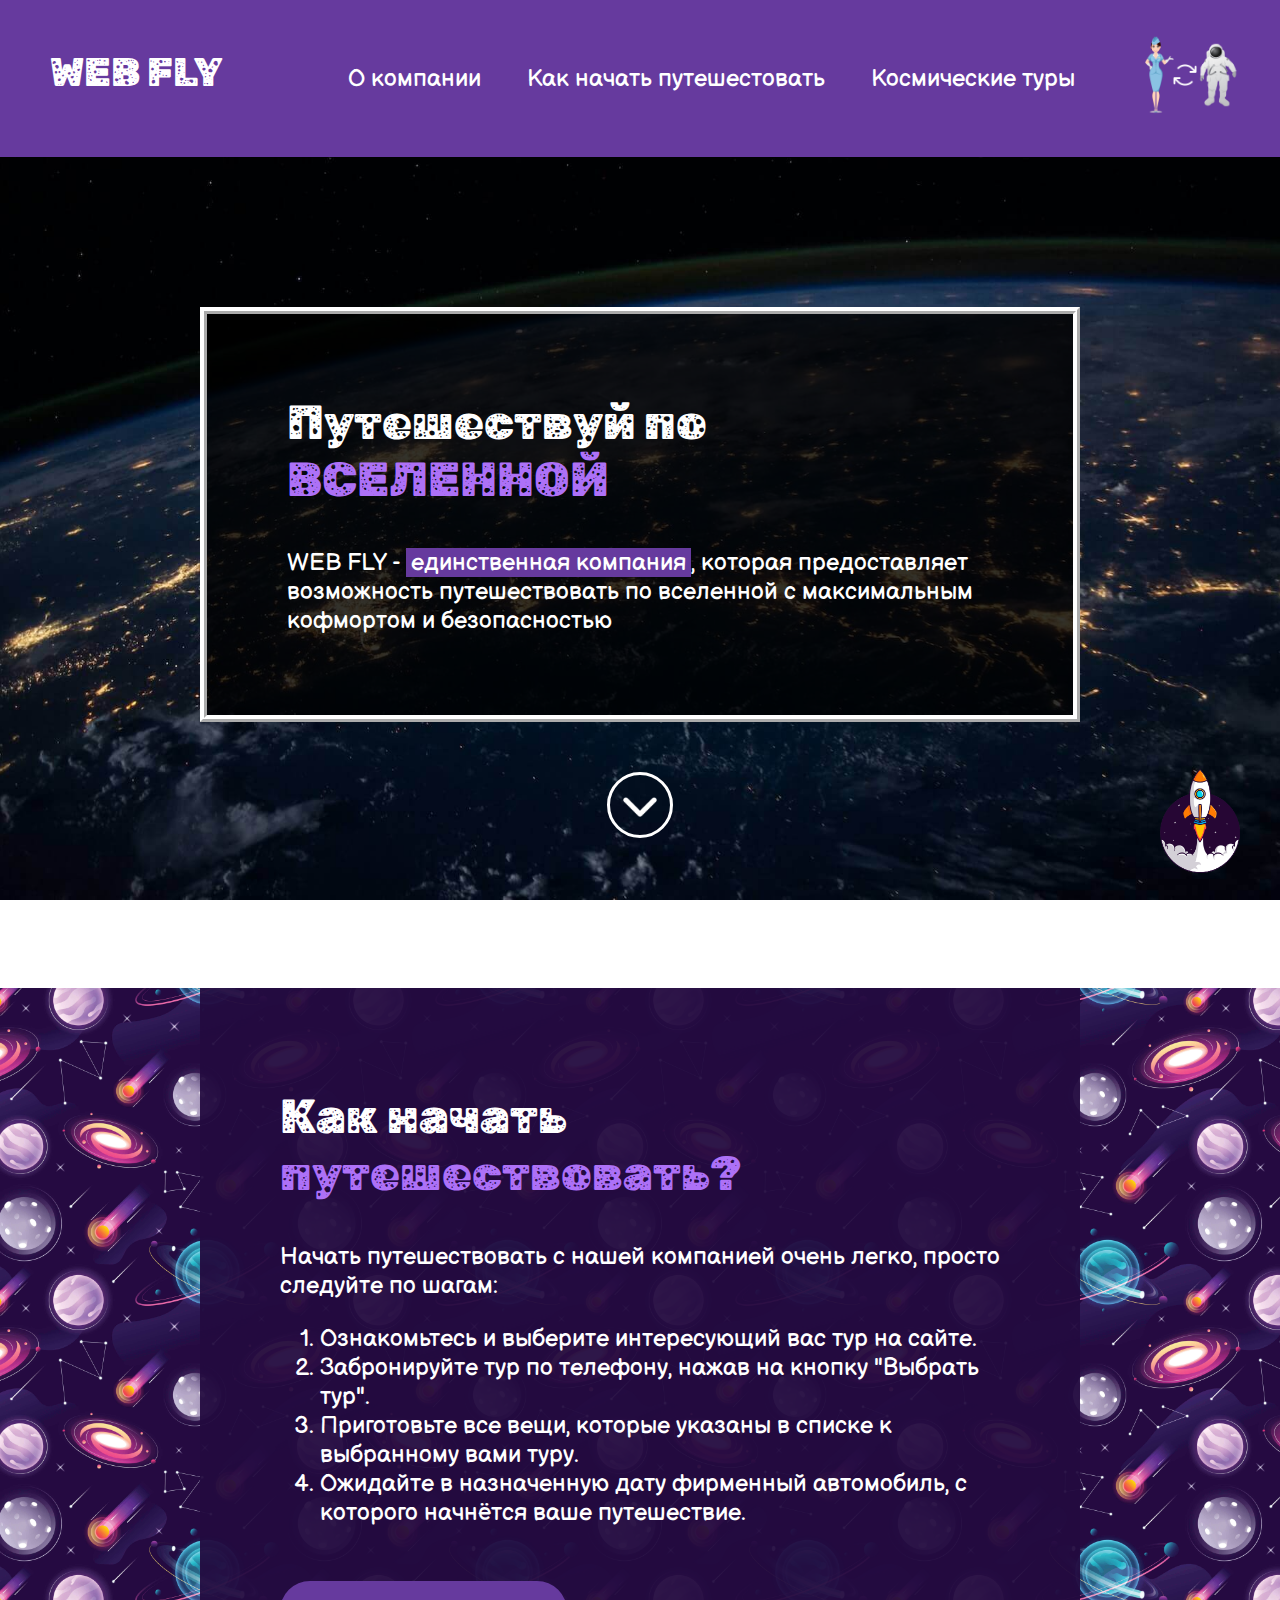
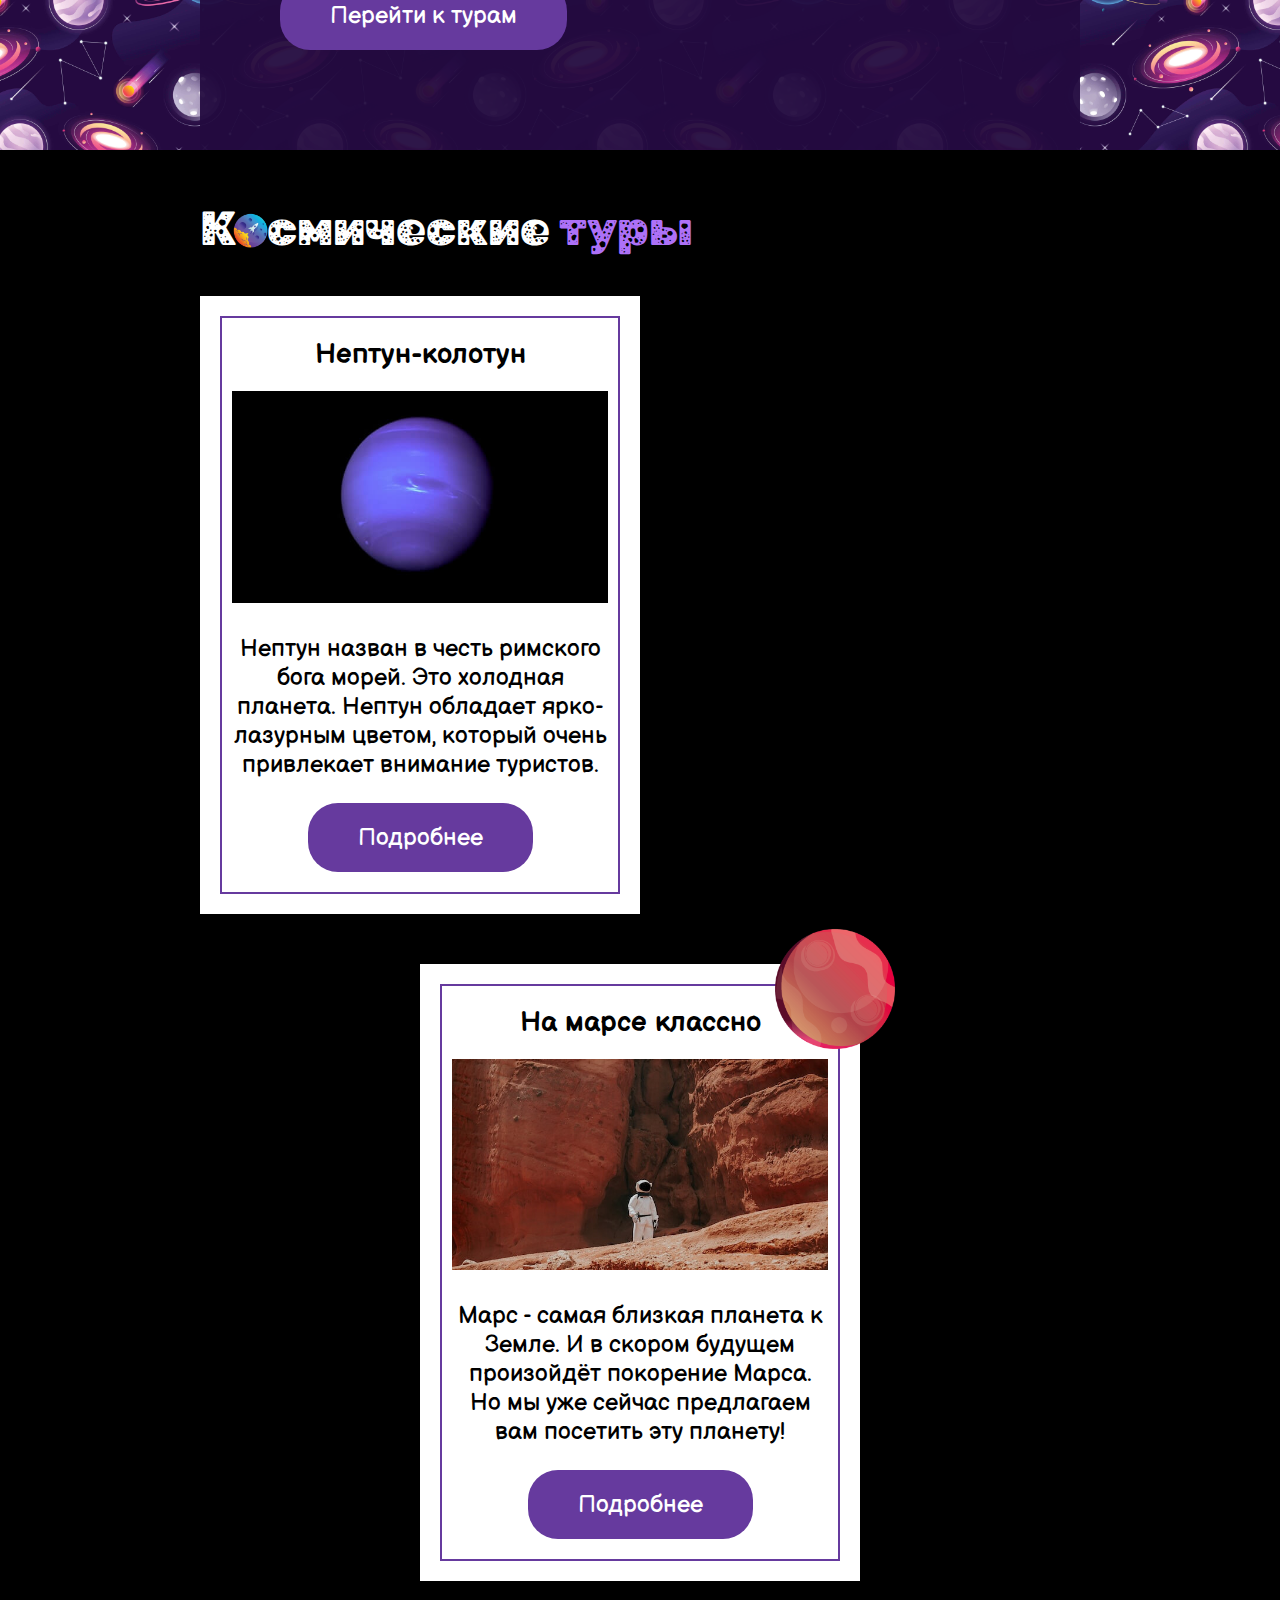
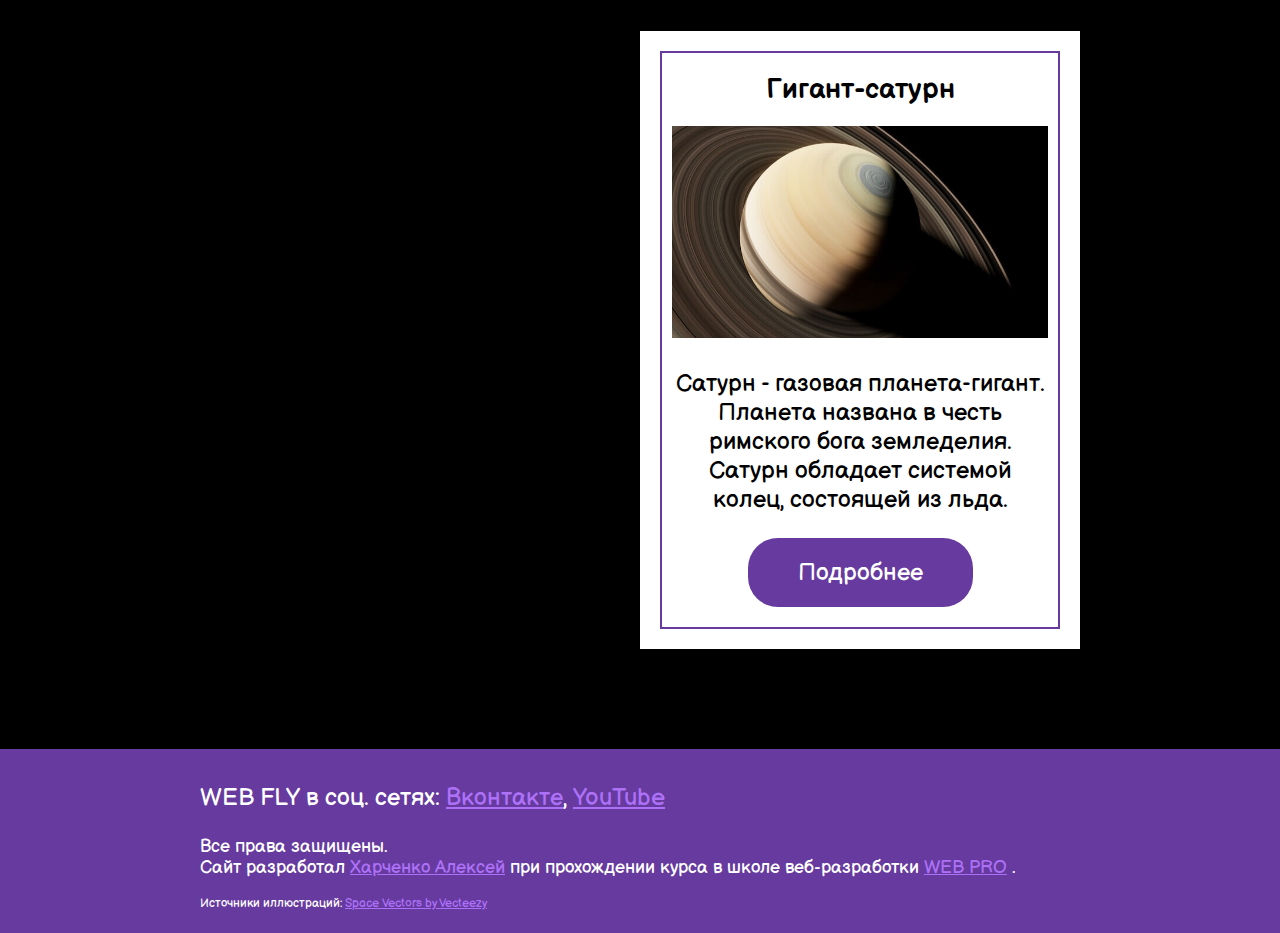
<file: index.html>
<!DOCTYPE html>
<html lang="en">
<head>
  <meta charset="UTF-8">
  <meta name="viewport" content="width=device-width, initial-scale=1.0">
  <title>WEB FLY</title>
  <link rel="stylesheet" href="./style.css">
</head>
<body id="top">
  
  <header class="header">

    <h1 class="logo">WEB FLY</h1>

    <nav class="header-nav">
      <ul>
        <li><a href="#company">О компании</a></li>
        <li><a href="#travel">Как начать путешестовать</a></li>
        <li><a href="#tours">Космические туры</a></li>
      </ul>
    </nav>

    <a href="travel-on-earth.html" class="switch-link"><img src="./img/switch.png" alt=""></a>

  </header>

  <main class="main">

    <section id="company" class="about-company">
      <div class="about-company-border">
        <h2 class="about-company-title">Путешествуй по <span>вселенной</span></h2>
        <p>WEB FLY - <span class = "selected">единственная компания</span>, которая предоставляет возможность путешествовать по вселенной с максимальным кофмортом и безопасностью
        </p> 
      </div>
      <a href="#travel" class="arrow-down-link"><img src="./img/arrow-down.png" alt=""></a>
    </section>

    <section id="travel" class="how-to-travel">
      <div class="how-to-travel-bg">
        <h2>Как начать <span>путешествовать?</span></h2>
            <p>Начать путешествовать с нашей компанией очень легко, просто следуйте по шагам:</p>

            <ol>
              <li>Ознакомьтесь и выберите интересующий вас тур на сайте.</li>
              <li>Забронируйте тур по телефону, нажав на кнопку "Выбрать тур".</li>
              <li>Приготовьте все вещи, которые указаны в списке к выбранному вами туру.</li>
              <li>Ожидайте в назначенную дату фирменный автомобиль, с которого начнётся ваше путешествие.</li>
            </ol>
            <a href="#tours" class="btn">Перейти к турам</a>
      </div>
      
    </section>


    <section id="tours" class="tours">

      <h2 class="tours-title">Космические <span>туры</span><img src="img/tours-rocket.png" alt=""></h2>

      <article class="tour">

        <div class="tour-border">

          <h3 class="tour-title">Нептун-колотун</h3>
          <img src="./img/planets/neptune.jpg" alt="" class="tour-image">
          <p>Нептун назван в честь римского бога морей. Это холодная планета. Нептун обладает ярко-лазурным цветом, который очень привлекает внимание туристов.</p>
          <a href="#!" class="btn">Подробнее</a>
        </div>

      </article>

      <article class="tour tour-center">

        <div class="tour-border">

          <h3 class="tour-title">На марсе классно</h3>
          <img src="./img/planets/mars.jpg" alt="" class="tour-image">
          <p>Марс - самая близкая планета к Земле. И в скором будущем произойдёт покорение Марса. Но мы уже сейчас предлагаем вам посетить эту планету!</p>
          <a href="#!" class="btn">Подробнее</a>
        </div>
        <img class="tour-planet" src="./img/tours-planet.png" alt="">
      </article>

      <article class="tour tour-right">

        <div class="tour-border">

          <h3 class="tour-title">Гигант-сатурн</h3>
          <img src="./img/planets/saturn.jpg" alt="" class="tour-image">
          <p>Сатурн - газовая планета-гигант. Планета названа в честь римского бога земледелия. Сатурн обладает системой колец, состоящей из льда.</p>
          <a href="#!" class="btn">Подробнее</a>
        </div>

      </article>

    </section>

  </main>


  <footer class="footer">

    <p class="footer-contacts">WEB FLY в соц. сетях: <a href="https://vk.com/webproschool" target="_blank">Вконтакте</a>, <a href=" https://www.youtube.com/@WebProSchool" target="_blank">YouTube</a></p>
    <p class="footer-copy">Все права защищены. <br>
        Сайт разработал <a href="https://vk.com/tensai17" target="_blank">Харченко Алексей</a> при прохождении курса в школе веб-разработки <a href="https://www.youtube.com/@WebProSchool" target="_blank">WEB PRO</a> .</p>
        <p class="footer-lecense">Источники иллюстраций: <a href="https://www.vecteezy.com/free-vector/space" target="_blank">Space Vectors by Vecteezy</a></p>

  </footer>

    <a class="up-link" href="#top"><img width="80px" src="./img/up-link.png" alt=""></a>

</body>
</html>
</file>
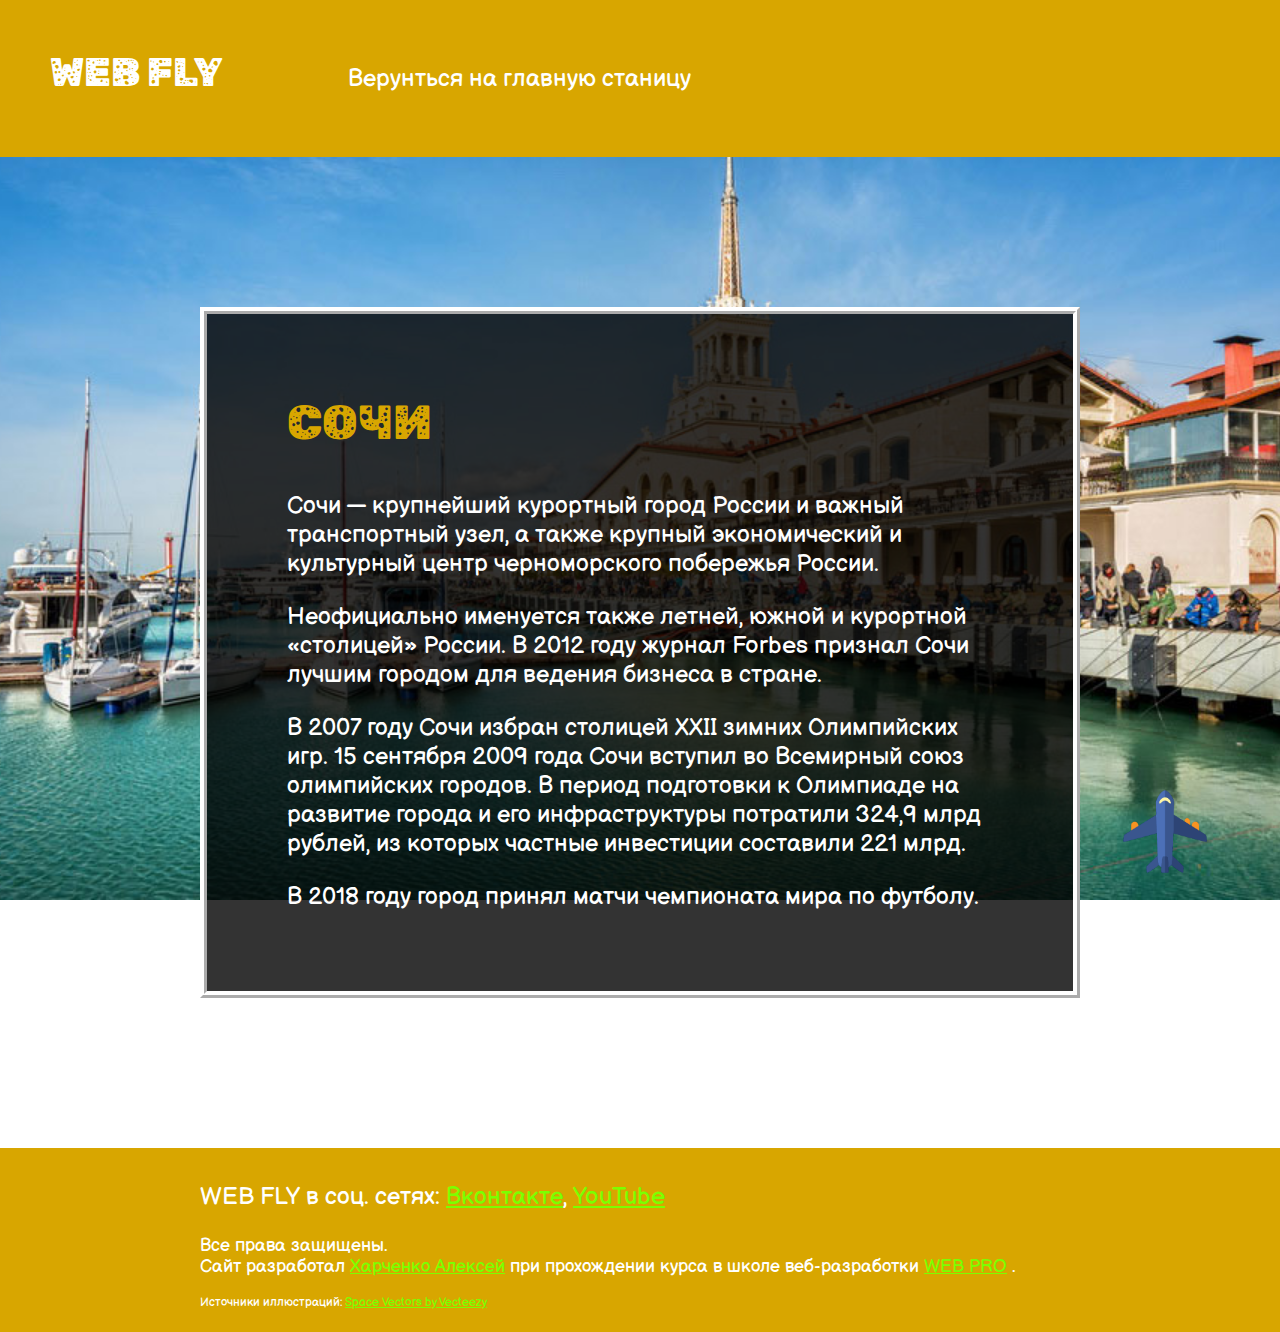
<file: sochi.html>
<!DOCTYPE html>
<html lang="en">
<head>
  <meta charset="UTF-8">
  <meta name="viewport" content="width=device-width, initial-scale=1.0">
  <title>WEB FLY</title>
  <link rel="stylesheet" href="./earth.css">
</head>
<body id="top">
  
  <header class="header">

    <h1 class="logo">WEB FLY</h1>

    <nav class="header-nav">
      <ul>
        <li><a href="travel-on-earth.html#tours">Верунться на главную станицу</a></li>
      </ul>
    </nav>

  </header>

  <main class="main">

    <section class="sochi">
      <div class="sochi-border">
        <h2 class="sochi-title"><span>СОЧИ</span></h2>
        <p> Сочи — крупнейший курортный город России и важный транспортный узел, а также крупный экономический и культурный центр черноморского побережья России.
        </p> 
        <p>Неофициально именуется также летней, южной и курортной «столицей» России. В 2012 году журнал Forbes признал Сочи лучшим городом для ведения бизнеса в стране.</p>
        <p>В 2007 году Сочи избран столицей XXII зимних Олимпийских игр. 15 сентября 2009 года Сочи вступил во Всемирный союз олимпийских городов. В период подготовки к Олимпиаде на развитие города и его инфраструктуры потратили 324,9 млрд рублей, из которых частные инвестиции составили 221 млрд.</p>
        <p>В 2018 году город принял матчи чемпионата мира по футболу.</p>
      </div>
    </section>

    


  <footer class="footer">

    <p class="footer-contacts">WEB FLY в соц. сетях: <a href="https://vk.com/webproschool" target="_blank">Вконтакте</a>, <a href=" https://www.youtube.com/@WebProSchool" target="_blank">YouTube</a></p>
    <p class="footer-copy">Все права защищены. <br>
        Сайт разработал <a href="https://vk.com/tensai17" target="_blank">Харченко Алексей</a> при прохождении курса в школе веб-разработки <a href="https://www.youtube.com/@WebProSchool" target="_blank">WEB PRO</a> .</p>
        <p class="footer-lecense">Источники иллюстраций: <a href="https://www.vecteezy.com/free-vector/space" target="_blank">Space Vectors by Vecteezy</a></p>

  </footer>

    <a class="up-link" href="#top"><img width="150px" src="./img/plane.png" alt=""></a>

</body>
</html>
</file>
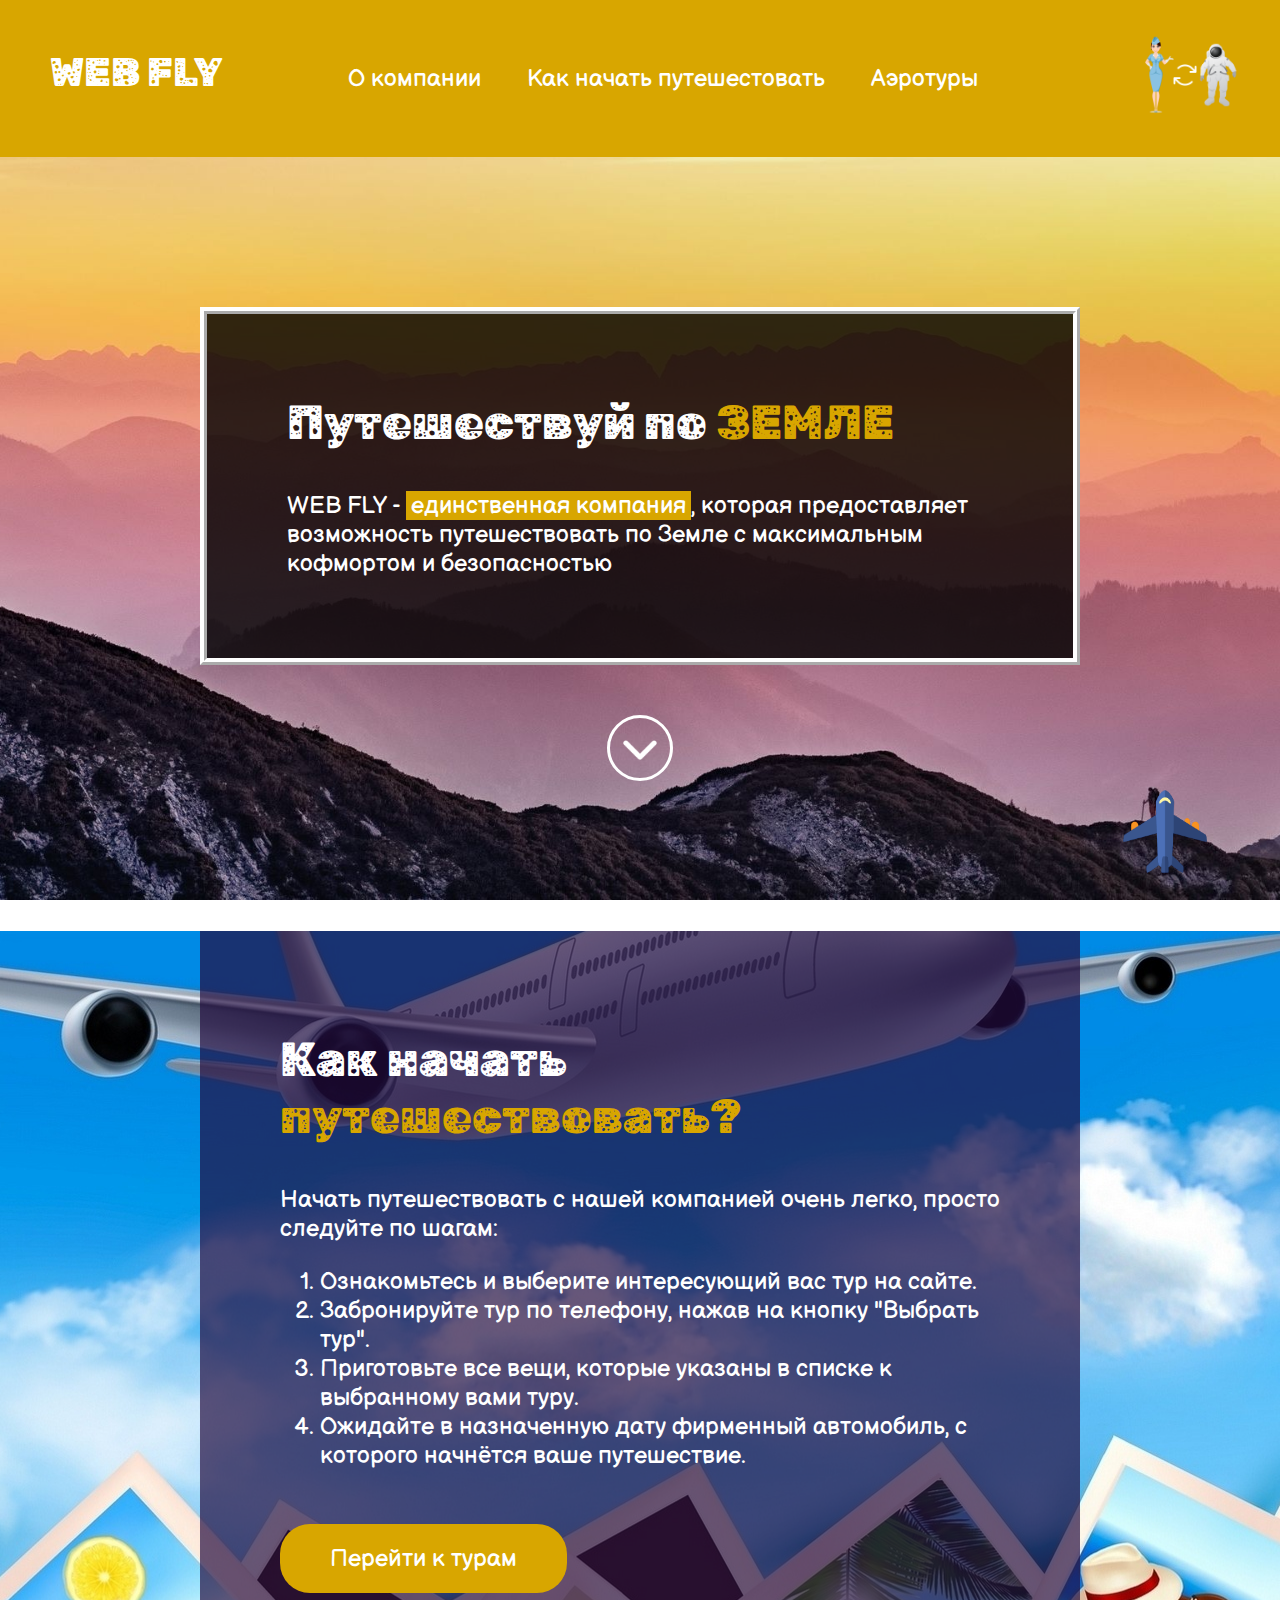
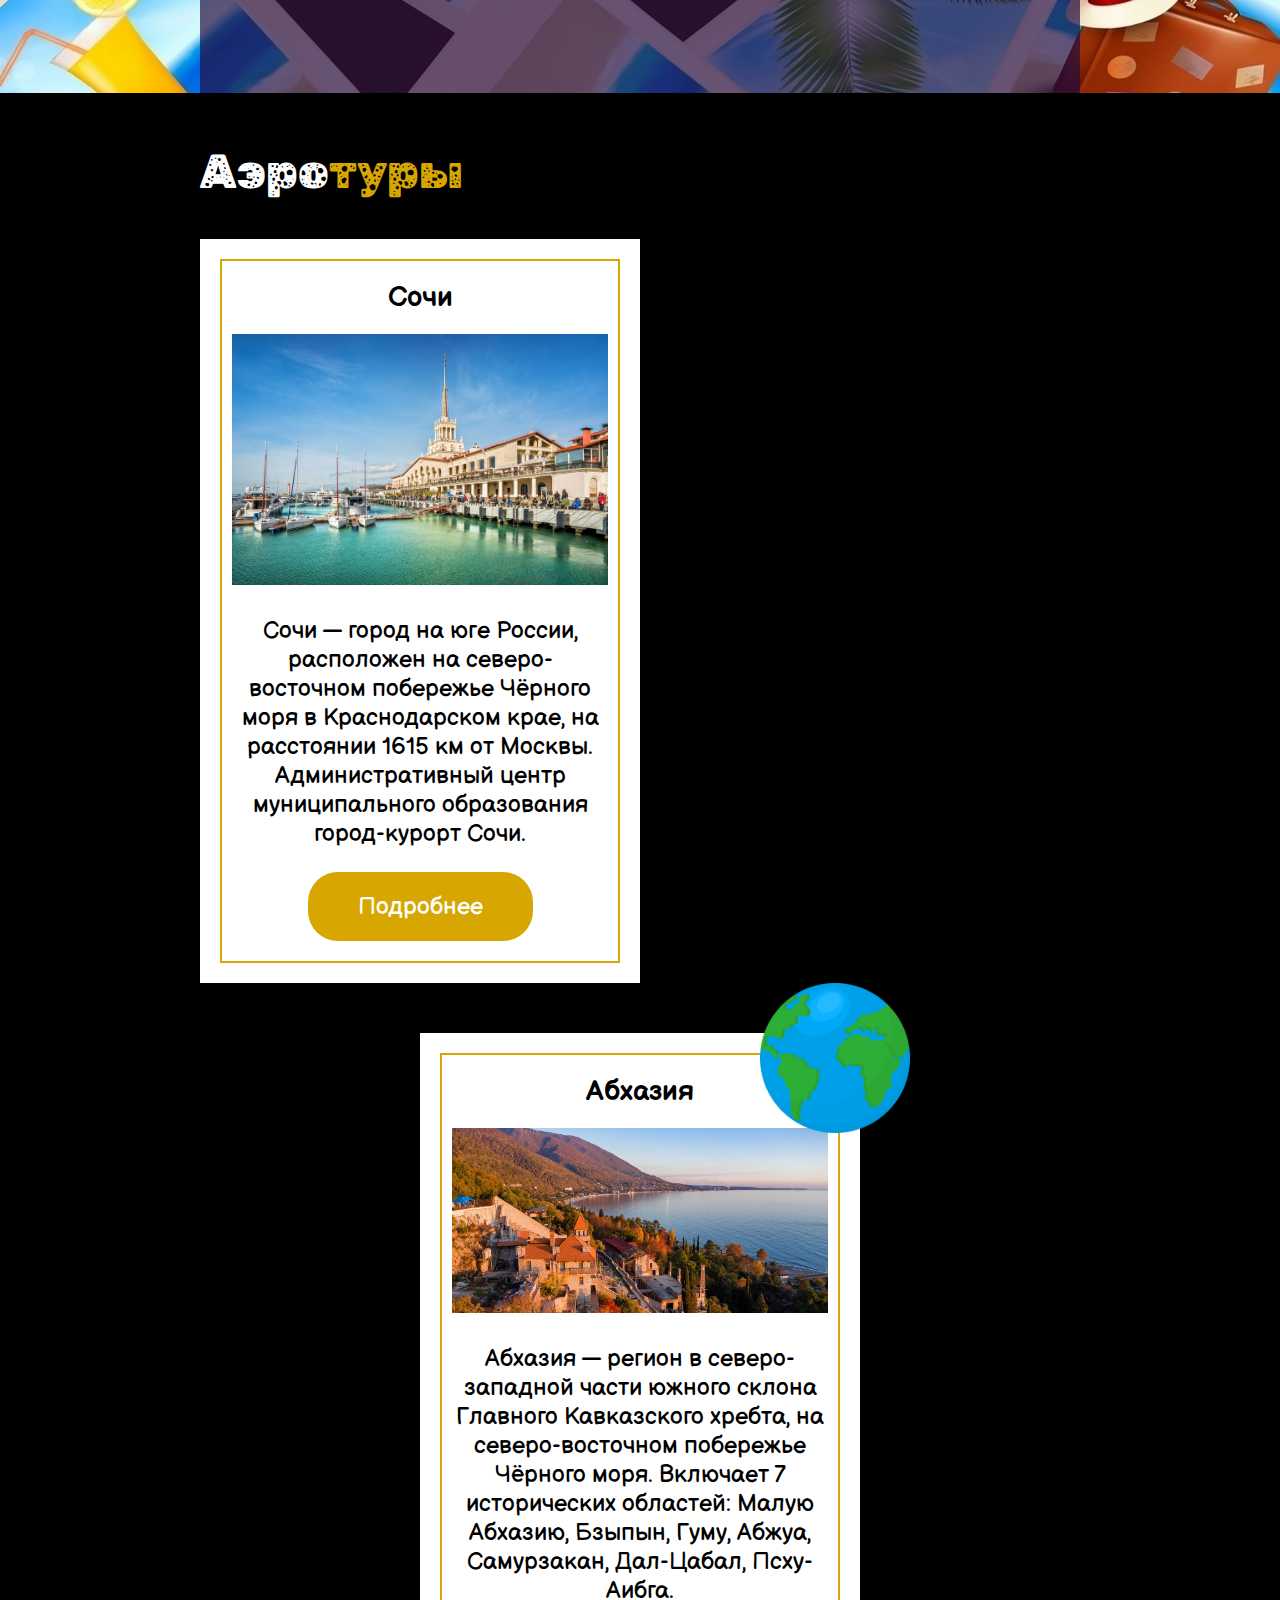
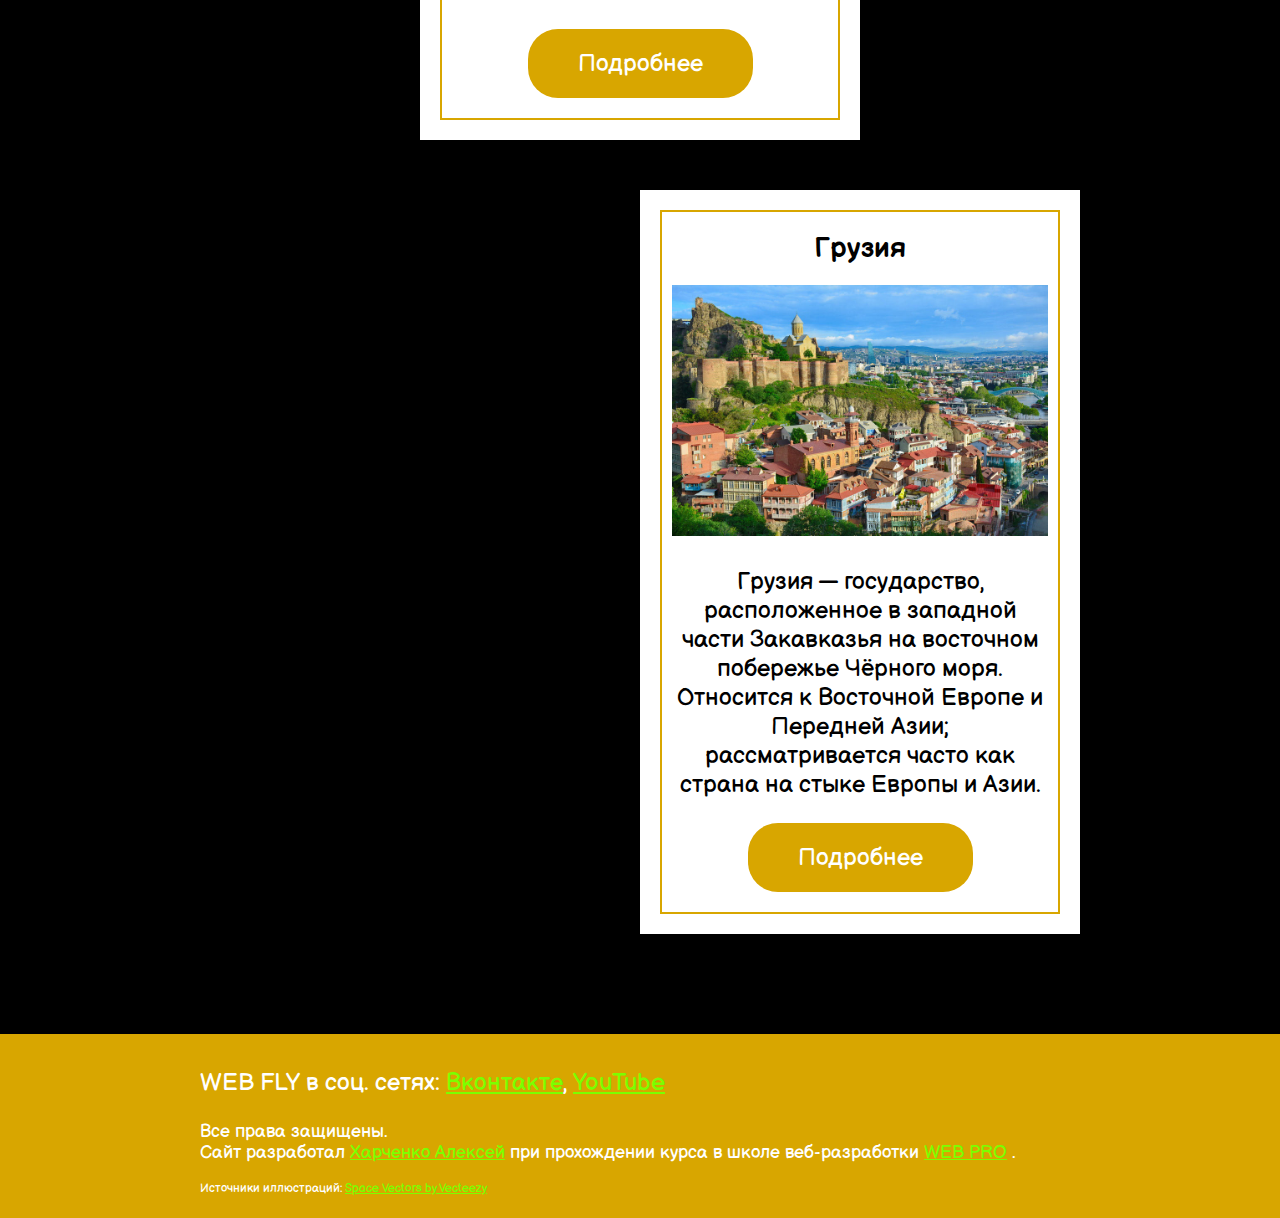
<file: travel-on-earth.html>
<!DOCTYPE html>
<html lang="en">
<head>
  <meta charset="UTF-8">
  <meta name="viewport" content="width=device-width, initial-scale=1.0">
  <title>WEB FLY</title>
  <link rel="stylesheet" href="./earth.css">
</head>
<body id="top">
  
  <header class="header">

    <h1 class="logo">WEB FLY</h1>

    <nav class="header-nav">
      <ul>
        <li><a href="#company">О компании</a></li>
        <li><a href="#travel">Как начать путешестовать</a></li>
        <li><a href="#tours">Аэротуры</a></li>
      </ul>
    </nav>

    <a href="index.html" class="switch-link"><img src="./img/switch.png" alt=""></a>

  </header>

  <main class="main">

    <section id="company" class="about-company">
      <div class="about-company-border">
        <h2 class="about-company-title">Путешествуй по <span>земле</span></h2>
        <p>WEB FLY - <span class = "selected">единственная компания</span>, которая предоставляет возможность путешествовать по Земле с максимальным кофмортом и безопасностью
        </p> 
      </div>
      <a href="#travel" class="arrow-down-link"><img src="./img/arrow-down.png" alt=""></a>
    </section>

    <section id="travel" class="how-to-travel">
      <div class="how-to-travel-bg">
        <h2>Как начать <span>путешествовать?</span></h2>
            <p>Начать путешествовать с нашей компанией очень легко, просто следуйте по шагам:</p>

            <ol>
              <li>Ознакомьтесь и выберите интересующий вас тур на сайте.</li>
              <li>Забронируйте тур по телефону, нажав на кнопку "Выбрать тур".</li>
              <li>Приготовьте все вещи, которые указаны в списке к выбранному вами туру.</li>
              <li>Ожидайте в назначенную дату фирменный автомобиль, с которого начнётся ваше путешествие.</li>
            </ol>
            <a href="#tours" class="btn">Перейти к турам</a>
      </div>
      
    </section>


    <section id="tours" class="tours">

      <h2 class="tours-title">Аэро<span>туры</span></h2> 
        <!-- <img src="img/tours-rocket.png" alt=""> -->
      <article class="tour">

        <div class="tour-border">

          <h3 class="tour-title">Сочи</h3>
          <img src="./img/sochi.jpg" alt="" class="tour-image">
          <p>Сочи — город на юге России, расположен на северо-восточном побережье Чёрного моря в Краснодарском крае, на расстоянии 1615 км от Москвы. Административный центр муниципального образования город-курорт Сочи.</p>
          <a href="sochi.html" class="btn">Подробнее</a>
        </div>

      </article>

      <article class="tour tour-center">

        <div class="tour-border">

          <h3 class="tour-title">Абхазия</h3>
          <img src="./img/abhaz.jpg" alt="" class="tour-image">
          <p>Абхазия  — регион в северо-западной части южного склона Главного Кавказского хребта, на северо-восточном побережье Чёрного моря. Включает 7 исторических областей: Малую Абхазию, Бзыпын, Гуму, Абжуа, Самурзакан, Дал-Цабал, Псху-Аибга.</p>
          <a href="#!" class="btn">Подробнее</a>
        </div>
        <img class="tour-planet" src="./img/earth-icon.png" alt="">
      </article>

      <article class="tour tour-right">

        <div class="tour-border">

          <h3 class="tour-title">Грузия</h3>
          <img src="./img/gruz.jpg" alt="" class="tour-image">
          <p>Грузия — государство, расположенное в западной части Закавказья на восточном побережье Чёрного моря. Относится к Восточной Европе и Передней Азии; рассматривается часто как страна на стыке Европы и Азии.</p>
          <a href="#!" class="btn">Подробнее</a>
        </div>

      </article>

    </section>

  </main>


  <footer class="footer">

    <p class="footer-contacts">WEB FLY в соц. сетях: <a href="https://vk.com/webproschool" target="_blank">Вконтакте</a>, <a href=" https://www.youtube.com/@WebProSchool" target="_blank">YouTube</a></p>
    <p class="footer-copy">Все права защищены. <br>
        Сайт разработал <a href="https://vk.com/tensai17" target="_blank">Харченко Алексей</a> при прохождении курса в школе веб-разработки <a href="https://www.youtube.com/@WebProSchool" target="_blank">WEB PRO</a> .</p>
        <p class="footer-lecense">Источники иллюстраций: <a href="https://www.vecteezy.com/free-vector/space" target="_blank">Space Vectors by Vecteezy</a></p>

  </footer>

    <a class="up-link" href="#top"><img width="150px" src="./img/plane.png" alt=""></a>

</body>
</html>
</file>
<file: style.css>
@import url('https://fonts.googleapis.com/css2?family=Balsamiq+Sans:wght@400;700&family=Rubik+Moonrocks&display=swap');

/* .balsamiq-sans-regular {
  font-family: "Balsamiq Sans", sans-serif;
  font-weight: 400;
  font-style: normal;
}

.balsamiq-sans-bold {
  font-family: "Balsamiq Sans", sans-serif;
  font-weight: 700;
  font-style: normal;
}

.rubik-moonrocks-regular {
  font-family: "Rubik Moonrocks", sans-serif;
  font-weight: 400;
  font-style: normal;
} */


/* --------------Общие стили------------------ */
body {
  margin: 0;
  font-family: "Balsamiq Sans", sans-serif;
  font-size: 24px;
}

h1, h2 {
  font-family: "Rubik Moonrocks", sans-serif;
  font-weight: 400;
}

h2 {
  font-size: 48px;
  margin-top: 0;
}

span {
  color: #ad71f7;
}

a {
  text-decoration: none;
}

.btn {
  display: inline-block;
  color: #fff ;
  background-color: #663a9e;
  padding: 20px 50px;
  border-radius: 30px;
}

.up-link {
  position: fixed;
  bottom: 20px;
  right: 40px;
}

/* -----------------header------------ */

.header {
  background-color: #663a9e;
  color: #fff;
  padding: 20px 50px;
  position: relative;
}

.logo {
  font-size: 40px;
  display: inline-block;
}

.header-nav {
  display: inline-block;
  margin-left: 100px;
}

.header-nav ul {
  list-style: none;
  padding: 0;
}

.header-nav li {
  display: inline-block;
}

.header-nav a {
  color: #fff;
  display: inline-block;
  padding: 20px;
}

.switch-link {
  position: absolute;
  top: 20px;
  right: 40px;
}

.switch-link img {
  width: 110px;
  
}

/* ----------------main----------------- */
.main {

}

.about-company {
  padding: 150px 200px;

  background-color: rgb(35, 35, 35);
  color: #fff;
  background-image: url("./img/company-bg.jpg");
  background-size: cover;
  background-position: center;
  background-attachment: fixed;
}

.about-company-title span {
  text-transform: uppercase;
}

.about-company p {
  margin-bottom: 0;
}

.about-company-border {
  padding: 80px;
  border: 7px ridge #fff;
  background-color: rgba(0, 0, 0, 0.8);
}

.about-company-title {

}

.selected {
  padding: 0 5px;

  color: #fff;
  background-color: #663a9e;
}

.arrow-down-link {
  display: block;
  width: 40px;
  height: 40px;
  margin: 50px auto 0;
  padding: 10px;
  border:3px solid #fff;
  border-radius: 50%;
}

.arrow-down-link img {
  width: 40px;
}


.how-to-travel {
  background-color: rgb(57, 0, 57);
  background-image: url("./img/pattern.jpg");
  background-size: 300px;
  background-position: center;
  padding: 0 200px;
  color: #fff;
}

.how-to-travel .btn {
  margin-top: 30px;
}

.how-to-travel-bg {
  background-color: rgba(35, 11, 63, 0.95);
  padding: 100px 80px;
}


.tours {
  padding: 50px 200px;

  background-color: #000;
  background-image: url("img/tours-bg.jpg");
  background-size:cover;
  background-position: center;
  background-attachment: fixed;
}

.tours-title {
  color: #fff;
  position: relative;
}

.tours-title img {
  width: 35px;
  position:absolute;
  left: 33px;
  top: 13px;
}

.tour {
  background-color: #fff;
  width: 400px;
  text-align: center;
  margin-bottom: 50px;
  padding: 20px;
  position: relative;
}

.tour-center {
margin-left: auto;
margin-right: auto;
}

.tour-right {
  margin-left: auto;
}

.tour-planet {
  width: 150px;
  position: absolute;
  top: -50px;
  right: -50px;

}

.tour-border {
  border: 2px solid #663a9e;
  padding: 20px 10px;
}

.tour-title {
  color: #000000;
  margin-top: 0;
  margin-bottom: 20px;
}



.tour-image {
  width: 100%;
}


/* --------------footer------------------ */

.footer {
  padding: 10px 200px;
  background-color: #663a9e;
  color: #fff;
}

.footer a {
  text-decoration:underline;
  color: #ad71f7;
}

.footer-contacts {

}

.footer-copy {
  font-size: 18px;
}

.footer-lecense {
  font-size: 12px;
}
</file>
<file: earth.css>
@import url('https://fonts.googleapis.com/css2?family=Balsamiq+Sans:wght@400;700&family=Rubik+Moonrocks&display=swap');

/* .balsamiq-sans-regular {
  font-family: "Balsamiq Sans", sans-serif;
  font-weight: 400;
  font-style: normal;
}

.balsamiq-sans-bold {
  font-family: "Balsamiq Sans", sans-serif;
  font-weight: 700;
  font-style: normal;
}

.rubik-moonrocks-regular {
  font-family: "Rubik Moonrocks", sans-serif;
  font-weight: 400;
  font-style: normal;
} */


/* --------------Общие стили------------------ */
body {
  margin: 0;
  font-family: "Balsamiq Sans", sans-serif;
  font-size: 24px;
}

h1, h2 {
  font-family: "Rubik Moonrocks", sans-serif;
  font-weight: 400;
}

h2 {
  font-size: 48px;
  margin-top: 0;
}

span {
  color: #d8a600;
}

a {
  text-decoration: none;
}

.btn {
  display: inline-block;
  color: #fff ;
  background-color: #d8a600;
  padding: 20px 50px;
  border-radius: 30px;
}

.up-link {
  position: fixed;
  bottom: 20px;
  right: 40px;
}

/* -----------------header------------ */

.header {
  background-color: #d8a600;
  color: #fff;
  padding: 20px 50px;
  position: relative;
}

.logo {
  font-size: 40px;
  display: inline-block;
}

.header-nav {
  display: inline-block;
  margin-left: 100px;
}

.header-nav ul {
  list-style: none;
  padding: 0;
}

.header-nav li {
  display: inline-block;
}

.header-nav a {
  color: #fff;
  display: inline-block;
  padding: 20px;
}

.switch-link {
  position: absolute;
  top: 20px;
  right: 40px;
}

.switch-link img {
  width: 110px;
  
}

/* ----------------main----------------- */
.main {

}

.about-company {
  padding: 150px 200px;

  background-color: rgb(35, 35, 35);
  color: #fff;
  background-image: url("./img/earth-bg.jpg");
  background-size: cover;
  background-position: center;
  background-attachment: fixed;
}

.about-company-title span {
  text-transform: uppercase;
}

.about-company p {
  margin-bottom: 0;
}

.about-company-border {
  padding: 80px;
  border: 7px ridge #fff;
  background-color: rgba(0, 0, 0, 0.8);
}

.about-company-title {

}

.selected {
  padding: 0 5px;

  color: #fff;
  background-color: #d8a600;
}

.arrow-down-link {
  display: block;
  width: 40px;
  height: 40px;
  margin: 50px auto 0;
  padding: 10px;
  border:3px solid #fff;
  border-radius: 50%;
}

.arrow-down-link img {
  width: 40px;
}


.how-to-travel {
  background-color: rgb(59, 0, 59);
  background-image:url("./img/travel-bg.jpg");
  background-repeat:no-repeat;
  background-position: center;
  padding: 0 200px;
  color: #fff;
  
}

.how-to-travel .btn {
  margin-top: 30px;
}

.how-to-travel-bg {
  background-color: rgba(35, 11, 63, 0.692);
  padding: 100px 80px;
}


.tours {
  padding: 50px 200px;

  background-color: #000;
  background-image: url("img/tours2-bg.jpg");
  background-size:cover;
  background-position: center;
  background-attachment: fixed;
}

.tours-title {
  color: #fff;
  position: relative;
}

.tours-title img {
  width: 35px;
  position:absolute;
  left: 33px;
  top: 13px;
}

.tour {
  background-color: #fff;
  width: 400px;
  text-align: center;
  margin-bottom: 50px;
  padding: 20px;
  position: relative;
}

.tour-center {
margin-left: auto;
margin-right: auto;
}

.tour-right {
  margin-left: auto;
}

.tour-planet {
  width: 150px;
  position: absolute;
  top: -50px;
  right: -50px;

}

.tour-border {
  border: 2px solid #d8a600;
  padding: 20px 10px;
}

.tour-title {
  color: #000000;
  margin-top: 0;
  margin-bottom: 20px;
}



.tour-image {
  width: 100%;
}


/* --------------footer------------------ */

.footer {
  padding: 10px 200px;
  background-color: #d8a600;
  color: #fff;
}

.footer a {
  text-decoration:underline;
  color: #7bff00;
}


.footer-copy {
  font-size: 18px;
}

.footer-lecense {
  font-size: 12px;
}


.sochi {
  padding: 150px 200px;

  background-color: rgb(35, 35, 35);
  color: #fff;
  background-image: url("./img/sochi.jpg");
  background-size: cover;
  background-position: center;
  background-attachment: fixed;
}

.sochi-title span {
  text-transform: uppercase;
}

.sochi p {
  margin-bottom: 0;
}

.sochi-border {
  padding: 80px;
  border: 7px ridge #fff;
  background-color: rgba(0, 0, 0, 0.8);
}

.selected {
  padding: 0 5px;

  color: #fff;
  background-color: #d8a600;
}

.arrow-down-link {
  display: block;
  width: 40px;
  height: 40px;
  margin: 50px auto 0;
  padding: 10px;
  border:3px solid #fff;
  border-radius: 50%;
}
</file>
